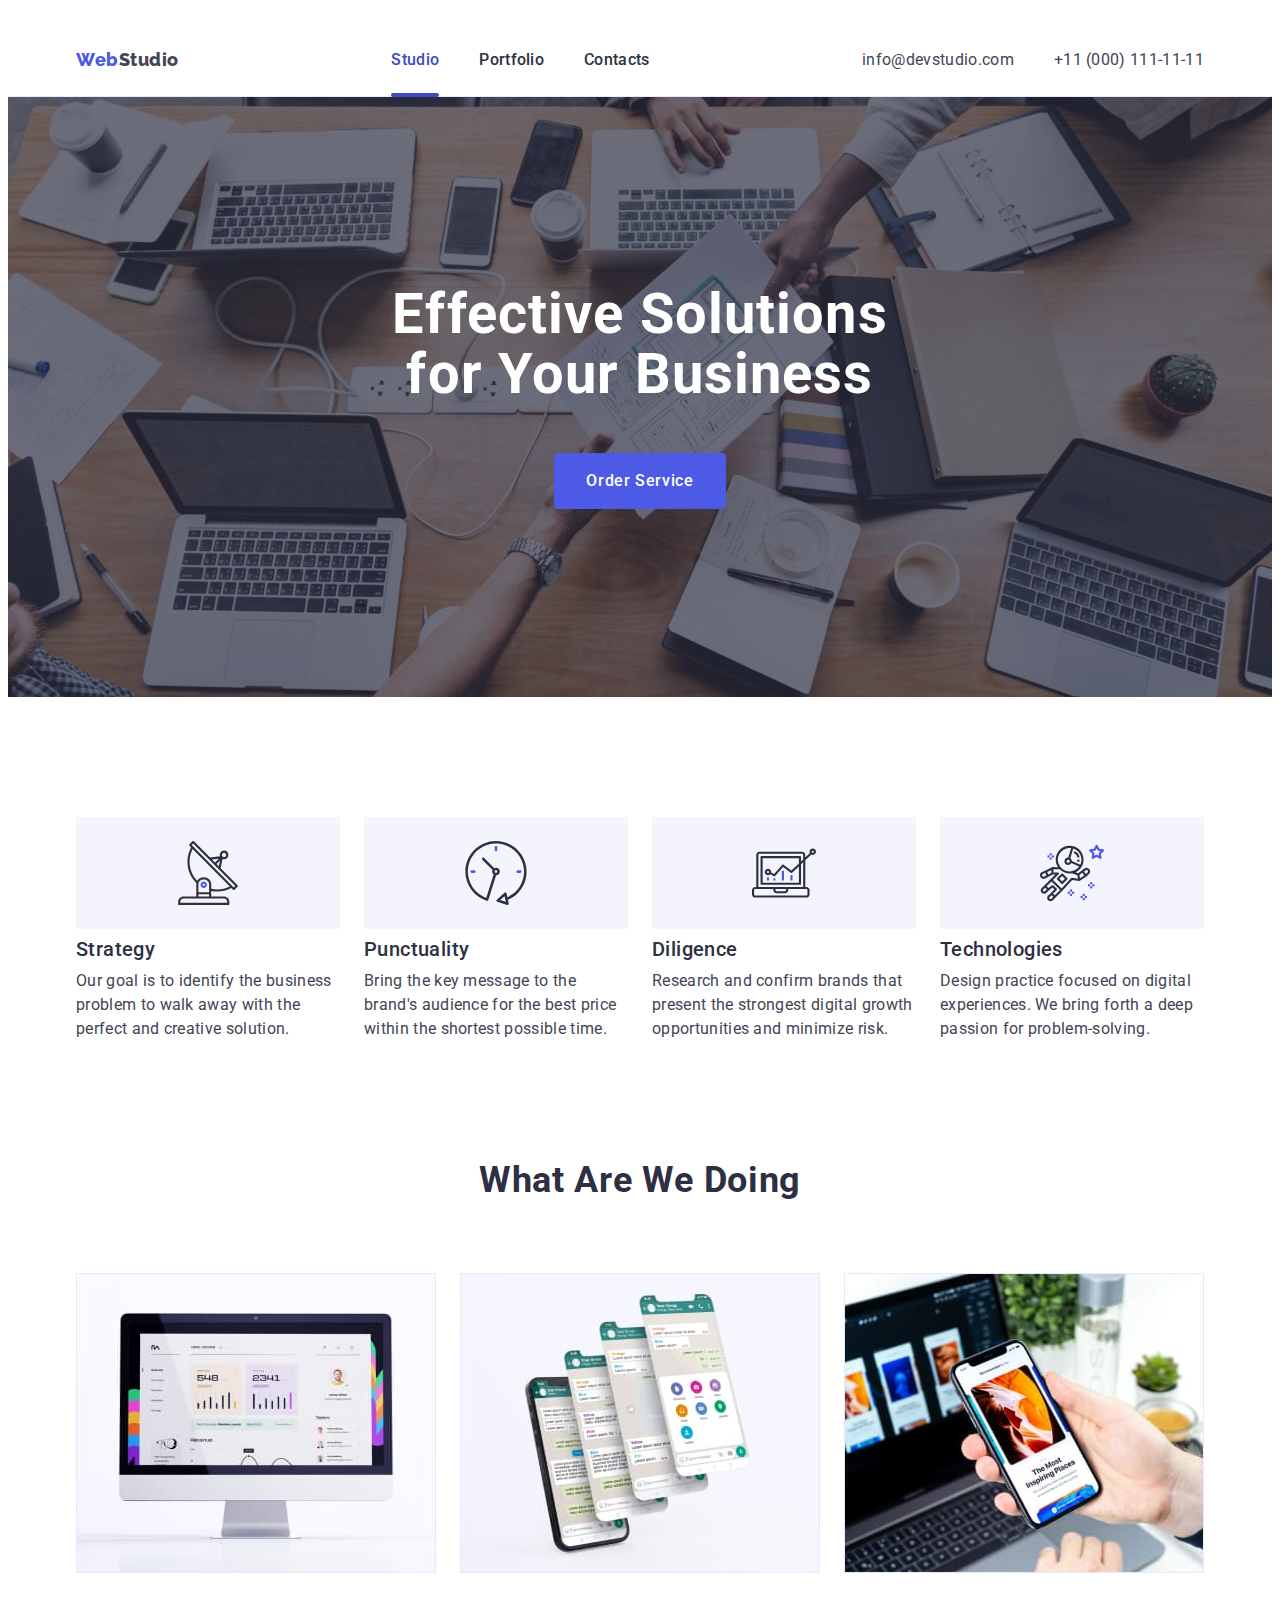
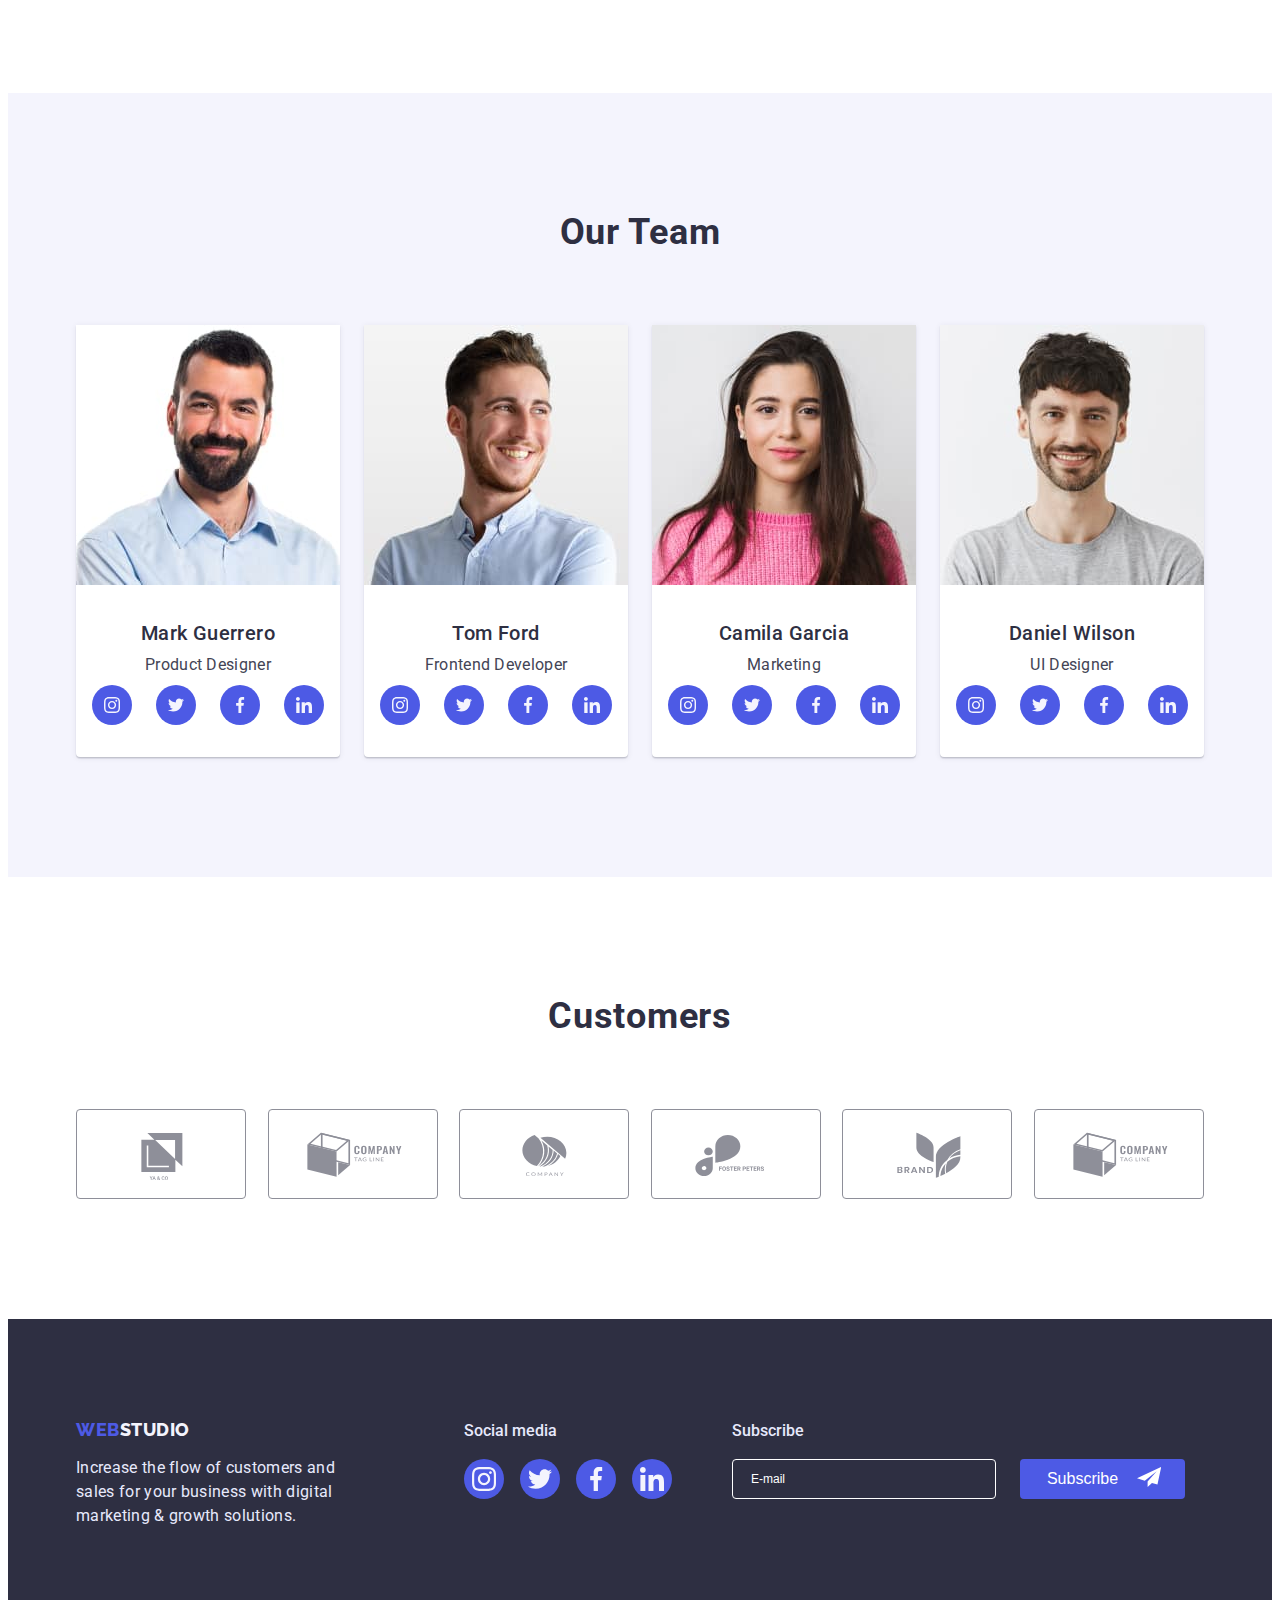
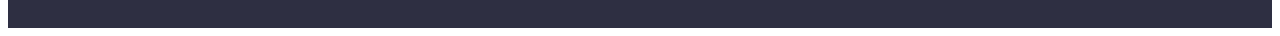
<file: index.html>
<!DOCTYPE html>
<html lang="en">
  <head>
    <meta charset="UTF-8" />
    <meta http-equiv="X-UA-Compatible" content="IE=edge" />
    <meta name="viewport" content="width=device-width, initial-scale=1.0" />
    <title>WebStudio</title>
    <link rel="preconnect" href="https://fonts.googleapis.com" />
    <link rel="preconnect" href="https://fonts.gstatic.com" crossorigin />
    <link
      href="https://fonts.googleapis.com/css2?family=Raleway:wght@800&family=Roboto:wght@400;500;700;900&display=swap"
      rel="stylesheet"
    />
    <link
      rel="stylesheet"
      href="https://cdnjs.cloudflare.com/ajax/libs/modern-normalize/1.1.0/modern-normalize.min.css"
      integrity="sha512-wpPYUAdjBVSE4KJnH1VR1HeZfpl1ub8YT/NKx4PuQ5NmX2tKuGu6U/JRp5y+Y8XG2tV+wKQpNHVUX03MfMFn9Q=="
      crossorigin="anonymous"
      referrerpolicy="no-referrer"
    />
    <link rel="stylesheet" href="./css/styles.css" />
  </head>
  <body>
    <header class="header">
      <div class="container">
        <div class="header-container-mobile">
          <a class="logo" href="./index.html"
            ><span class="logo-web">Web</span>Studio</a
          >
          <button class="burger-menu js-open-menu" type="button">
            <svg class="burger-icon" aria-label="Перемикач мобільного меню">
              <use href="./images/css/icons.svg#icon-burger"></use>
            </svg>
          </button>
        </div>

        <!--Мобільне меню-->
        <div class="mobile-menu js-menu-container">
          <button class="mobile-menu-button js-close-menu" type="button">
            <svg class="mobile-menu-item">
              <use href="./images/css/icons.svg#icon-close"></use>
            </svg>
          </button>

          <div class="mobile-menu-container">
            <nav>
              <ul class="list mobile-list-nav">
                <li class="item">
                  <a class="mobile-menu-link" href="./index.html">Studio</a>
                </li>
                <li class="item">
                  <a class="mobile-menu-link" href="./portfolio.html"
                    >Portfolio</a
                  >
                </li>
                <li class="item">
                  <a class="mobile-menu-link current" href="">Contacts</a>
                </li>
              </ul>
            </nav>

            <address>
              <ul class="list">
                <li>
                  <a class="mobile-tel current" href="tel:+110001111111"
                    >+11 (000) 111-11-11</a
                  >
                </li>
                <li>
                  <a class="mobile-mail" href="mailto:info@devstudio.com"
                    >info@devstudio.com</a
                  >
                </li>
              </ul>
            </address>

            <ul class="list mobile-social-list">
              <li class="social-item">
                <a class="social-link" href="#">
                  <svg class="social-icon">
                    <use href="./images/css/icons.svg#icon-instagram"></use>
                  </svg>
                </a>
              </li>
              <li class="social-item">
                <a class="social-link" href="#"
                  ><svg class="social-icon">
                    <use href="./images/css/icons.svg#icon-twitter"></use>
                  </svg>
                </a>
              </li>
              <li class="social-item">
                <a class="social-link" href="#"
                  ><svg class="social-icon">
                    <use href="./images/css/icons.svg#icon-facebook"></use>
                  </svg>
                </a>
              </li>
              <li class="social-item">
                <a class="social-link" href="#"
                  ><svg class="social-icon">
                    <use href="./images/css/icons.svg#icon-linkedin"></use>
                  </svg>
                </a>
              </li>
            </ul>
          </div>
        </div>
        <div class="header-container-desktop">
          <div class="flex-list-main">
            <div>
              <a class="logo" href="./index.html"
                ><span class="logo-web">Web</span>Studio</a
              >
            </div>
            <nav class="flex-list-logo">
              <ul class="list flex-list-header">
                <li>
                  <a class="nav-link current" href="./index.html">Studio</a>
                </li>
                <li>
                  <a class="nav-link" href="./portfolio.html">Portfolio</a>
                </li>
                <li><a class="nav-link" href="">Contacts</a></li>
              </ul>
            </nav>
            <address>
              <ul class="list flex-list-contacts">
                <li>
                  <a class="address-link" href="mailto:info@devstudio.com"
                    >info@devstudio.com</a
                  >
                </li>
                <li>
                  <a class="address-link" href="tel:+110001111111"
                    >+11 (000) 111-11-11</a
                  >
                </li>
              </ul>
            </address>
          </div>
        </div>
      </div>
    </header>
    <main>
      <!--секція 1 із кнопкою-->
      <section class="hero-section">
        <div class="container">
          <h1 class="hero-title">Effective Solutions for Your Business</h1>
          <button class="hero-button" type="button" data-modal-open>
            Order Service
          </button>
        </div>
      </section>
      <!--секція 2 без назви з описом стратегії, цілей, компетенцій, технологій-->
      <section class="section">
        <div class="container">
          <h2 hidden>#</h2>
          <ul class="list flex-list">
            <li class="activity-description icon-antenna">
              <h3 class="capability-title">Strategy</h3>
              <p class="capability-description">
                Our goal is to identify the business problem to walk away with
                the perfect and creative solution.
              </p>
            </li>
            <li class="activity-description icon-clock">
              <h3 class="capability-title">Punctuality</h3>
              <p class="capability-description">
                Bring the key message to the brand's audience for the best price
                within the shortest possible time.
              </p>
            </li>
            <li class="activity-description icon-diagram">
              <h3 class="capability-title">Diligence</h3>
              <p class="capability-description">
                Research and confirm brands that present the strongest digital
                growth opportunities and minimize risk.
              </p>
            </li>
            <li class="activity-description icon-astronaut">
              <h3 class="capability-title">Technologies</h3>
              <p class="capability-description">
                Design practice focused on digital experiences. We bring forth a
                deep passion for problem-solving.
              </p>
            </li>
          </ul>
        </div>
      </section>
      <!--Секція 3 "What are we doing" з картинками-->
      <section class="section-wawd">
        <div class="container">
          <h2 class="section-title">What are we doing</h2>
          <ul class="list flex-list">
            <li>
              <img
                class="img"
                srcset="./images/computer.jpg 1x, ./images/computer@2x.jpg 2x"
                src="./images/computer.jpg"
                width="360"
                height="300"
                alt="Computer"
              />
            </li>
            <li>
              <img
                class="img"
                srcset="./images/screens.jpg 1x, ./images/screens@2x.jpg 2x"
                src="./images/screens.jpg"
                width="360"
                height="300"
                alt="Screens"
              />
            </li>
            <li>
              <img
                class="img"
                srcset="./images/phone.jpg 1x, ./images/phone@2x.jpg 2x"
                src="./images/phone.jpg"
                width="360"
                height="300"
                alt="Phone"
              />
            </li>
          </ul>
        </div>
      </section>
      <!--Секція 4 про команду-->
      <section class="section team-section">
        <div class="team-container">
          <h2 class="section-title">Our Team</h2>
          <ul class="list flex-list-team">
            <li class="team-position">
              <img
                class="team-img"
                srcset="./images/mark.jpg 1x, ./images/mark@2x.jpg 2x"
                src="./images/mark.jpg"
                width="264"
                height="260"
                alt="Mark Guerrero`s photo"
              />
              <div class="team-description">
                <h3 class="title">Mark Guerrero</h3>
                <p class="description">Product Designer</p>
              </div>
              <div>
                <ul class="list social-list">
                  <li class="social-item">
                    <a class="social-link" href="#">
                      <svg class="social-icon">
                        <use href="./images/css/icons.svg#icon-instagram"></use>
                      </svg>
                    </a>
                  </li>
                  <li class="social-item">
                    <a class="social-link" href="#"
                      ><svg class="social-icon">
                        <use href="./images/css/icons.svg#icon-twitter"></use>
                      </svg>
                    </a>
                  </li>
                  <li class="social-item">
                    <a class="social-link" href="#"
                      ><svg class="social-icon">
                        <use href="./images/css/icons.svg#icon-facebook"></use>
                      </svg>
                    </a>
                  </li>
                  <li class="social-item">
                    <a class="social-link" href="#"
                      ><svg class="social-icon">
                        <use href="./images/css/icons.svg#icon-linkedin"></use>
                      </svg>
                    </a>
                  </li>
                </ul>
              </div>
            </li>
            <li class="team-position">
              <img
                class="team-img"
                srcset="./images/tom.jpg 1x, ./images/tom@2x.jpg 2x"
                src="./images/tom.jpg"
                width="264"
                height="260"
                alt="Tom Ford`s photo"
              />
              <div class="team-description">
                <h3 class="title">Tom Ford</h3>
                <p class="description">Frontend Developer</p>
              </div>
              <div>
                <ul class="list social-list">
                  <li class="social-item">
                    <a class="social-link" href="#">
                      <svg class="social-icon">
                        <use href="./images/css/icons.svg#icon-instagram"></use>
                      </svg>
                    </a>
                  </li>
                  <li class="social-item">
                    <a class="social-link" href="#"
                      ><svg class="social-icon">
                        <use href="./images/css/icons.svg#icon-twitter"></use>
                      </svg>
                    </a>
                  </li>
                  <li class="social-item">
                    <a class="social-link" href="#"
                      ><svg class="social-icon">
                        <use href="./images/css/icons.svg#icon-facebook"></use>
                      </svg>
                    </a>
                  </li>
                  <li class="social-item">
                    <a class="social-link" href="#"
                      ><svg class="social-icon">
                        <use href="./images/css/icons.svg#icon-linkedin"></use>
                      </svg>
                    </a>
                  </li>
                </ul>
              </div>
            </li>
            <li class="team-position">
              <img
                class="team-img"
                srcset="./images/camila.jpg 1x, ./images/camila@2x.jpg 2x"
                src="./images/camila.jpg"
                width="264"
                height="260"
                alt="Camila Garcia`s photo"
              />
              <div class="team-description">
                <h3 class="title">Camila Garcia</h3>
                <p class="description">Marketing</p>
              </div>
              <div>
                <ul class="list social-list">
                  <li class="social-item">
                    <a class="social-link" href="#">
                      <svg class="social-icon">
                        <use href="./images/css/icons.svg#icon-instagram"></use>
                      </svg>
                    </a>
                  </li>
                  <li class="social-item">
                    <a class="social-link" href="#"
                      ><svg class="social-icon">
                        <use href="./images/css/icons.svg#icon-twitter"></use>
                      </svg>
                    </a>
                  </li>
                  <li class="social-item">
                    <a class="social-link" href="#"
                      ><svg class="social-icon">
                        <use href="./images/css/icons.svg#icon-facebook"></use>
                      </svg>
                    </a>
                  </li>
                  <li class="social-item">
                    <a class="social-link" href="#"
                      ><svg class="social-icon">
                        <use href="./images/css/icons.svg#icon-linkedin"></use>
                      </svg>
                    </a>
                  </li>
                </ul>
              </div>
            </li>
            <li class="team-position">
              <img
                class="team-img"
                srcset="./images/daniel.jpg 1x, ./images/daniel@2x.jpg 2x"
                src="./images/daniel.jpg"
                width="264"
                height="260"
                alt="Daniel Wilson`s photo"
              />
              <div class="team-description">
                <h3 class="title">Daniel Wilson</h3>
                <p class="description">UI Designer</p>
              </div>
              <div>
                <ul class="list social-list">
                  <li class="social-item">
                    <a class="social-link" href="#">
                      <svg class="social-icon">
                        <use href="./images/css/icons.svg#icon-instagram"></use>
                      </svg>
                    </a>
                  </li>
                  <li class="social-item">
                    <a class="social-link" href="#"
                      ><svg class="social-icon">
                        <use href="./images/css/icons.svg#icon-twitter"></use>
                      </svg>
                    </a>
                  </li>
                  <li class="social-item">
                    <a class="social-link" href="#"
                      ><svg class="social-icon">
                        <use href="./images/css/icons.svg#icon-facebook"></use>
                      </svg>
                    </a>
                  </li>
                  <li class="social-item">
                    <a class="social-link" href="#"
                      ><svg class="social-icon">
                        <use href="./images/css/icons.svg#icon-linkedin"></use>
                      </svg>
                    </a>
                  </li>
                </ul>
              </div>
            </li>
          </ul>
        </div>
      </section>
      <!--Секція 5 про клієнтів-->
      <section class="section">
        <div class="container">
          <h2 class="section-title">Customers</h2>
          <ul class="list flex-list-customers">
            <li>
              <a class="customers-button" type="button" href="#">
                <svg class="img-customers">
                  <use
                    href="./images/css/icons.svg#icon-logo-yaco"
                    alt="logo-yaco"
                  ></use>
                </svg>
              </a>
            </li>
            <li>
              <a class="customers-button" href="#"
                ><svg class="img-customers">
                  <use
                    href="./images/css/icons.svg#icon-logo-tagline"
                    alt="logo-taglinehere"
                  ></use>
                </svg>
              </a>
            </li>
            <li>
              <a class="customers-button" href="#">
                <svg class="img-customers">
                  <use
                    href="./images/css/icons.svg#icon-logo-company"
                    alt="logo-company"
                  ></use>
                </svg>
              </a>
            </li>
            <li>
              <a class="customers-button" href="#"
                ><svg class="img-customers">
                  <use
                    href="./images/css/icons.svg#icon-logo-forsterpeters"
                    alt="logo-forsterpeters"
                  ></use>
                </svg>
              </a>
            </li>
            <li>
              <a class="customers-button" href="#"
                ><svg class="img-customers">
                  <use
                    href="./images/css/icons.svg#icon-logo-brand"
                    alt="logo-brand"
                  ></use>
                </svg>
              </a>
            </li>
            <li>
              <a class="customers-button" href="#"
                ><svg class="img-customers">
                  <use
                    href="./images/css/icons.svg#icon-logo-tagline"
                    alt="logo-tagline"
                  ></use>
                </svg>
              </a>
            </li>
          </ul>
        </div>
      </section>
    </main>
    <footer class="footer">
      <div class="footer-container footer-flex">
        <div class="footer-first-flex">
          <div class="footer-item">
            <a class="footer-logo" href="./index.html"
              ><span class="logo-web">Web</span>Studio</a
            >
            <p class="footer-description">
              Increase the flow of customers and sales for your business with
              digital marketing &amp; growth solutions.
            </p>
          </div>
          <div class="footer-item social-footer-item">
            <p class="paragraf-footer">Social media</p>
            <div>
              <ul class="list social-list-footer">
                <li class="social-item">
                  <a class="social-link-footer" href="#">
                    <svg class="social-icon-footer">
                      <use href="./images/css/icons.svg#icon-instagram"></use>
                    </svg>
                  </a>
                </li>
                <li class="social-item">
                  <a class="social-link-footer" href="#"
                    ><svg class="social-icon-footer">
                      <use href="./images/css/icons.svg#icon-twitter"></use>
                    </svg>
                  </a>
                </li>
                <li class="social-item">
                  <a class="social-link-footer" href="#"
                    ><svg class="social-icon-footer">
                      <use href="./images/css/icons.svg#icon-facebook"></use>
                    </svg>
                  </a>
                </li>
                <li class="social-item">
                  <a class="social-link-footer" href="#"
                    ><svg class="social-icon-footer">
                      <use href="./images/css/icons.svg#icon-linkedin"></use>
                    </svg>
                  </a>
                </li>
              </ul>
            </div>
          </div>
        </div>
        <div class="subscribe">
          <p class="paragraf-footer">Subscribe</p>
          <form class="subscribe-footer" name="Subscribe" action="">
            <input
              class="subscribe-input"
              type="email"
              name="E-mail"
              placeholder="E-mail"
              id="subscribe"
              required
            />
            <button class="footer-button" type="submit">
              <div class="footer-button-text">Subscribe</div>
              <div>
                <svg class="footer-button-icon">
                  <use href="./images/css/icons.svg#icon-send"></use>
                </svg>
              </div>
            </button>
          </form>
        </div>
      </div>
    </footer>

    <div class="backdrop is-hidden" data-modal>
      <div class="modal">
        <button class="modal-button" type="button" data-modal-close>
          <svg class="modal-button-item">
            <use href="./images/css/icons.svg#icon-close"></use>
          </svg>
        </button>
        <p class="modal-paragragh">
          Leave your contacts and we will call you back
        </p>
        <form class="modal-form" name="contact-form">
          <div class="modal-form-flex" role="group">
            <div role="group">
              <label class="form-label" for="user-name">Name</label>
              <div class="form-fild">
                <input
                  class="form-input"
                  id="user-name"
                  type="text"
                  name="user-name"
                  autocomplete="name"
                  minlength="2"
                  required
                  autofocus
                />
                <svg class="form-input-icon">
                  <use href="./images/css/icons.svg#icon-person"></use>
                </svg>
              </div>
            </div>
            <div role="group">
              <label class="form-label" for="user-phone">Phone</label>
              <div class="form-fild">
                <input
                  class="form-input"
                  id="user-phone"
                  type="tel"
                  name="user-phone"
                  autocomplete="tel"
                  required
                />
                <svg class="form-input-icon">
                  <use href="./images/css/icons.svg#icon-phone"></use>
                </svg>
              </div>
            </div>
            <div role="group">
              <label class="form-label" for="user-email">Email</label>
              <div class="form-fild">
                <input
                  class="form-input"
                  id="user-email"
                  type="email"
                  name="user-email"
                  autocomplete="email"
                  required
                />
                <svg class="form-input-icon">
                  <use href="./images/css/icons.svg#icon-email"></use>
                </svg>
              </div>
            </div>
            <div role="group">
              <label class="form-label" for="user-comment">Comment </label
              ><textarea
                class="user-comment"
                name="user-comment"
                id="user-comment"
                placeholder="Text input"
              ></textarea>
            </div>
          </div>

          <div class="checkbox-form">
            <input
              class="checkbox-input"
              type="checkbox"
              name="policy"
              id="policy"
              required
            />
            <span class="checkbox-icon"></span>
            <label class="checkbox-label" for="policy"
              >I accept the terms and conditions of the
              <a class="policy-link" href="">Privacy Policy</a>
            </label>
          </div>
          <button class="form-button" type="submit">Send</button>
        </form>
      </div>
    </div>

    <script src="./js/mobile-menu.js"></script>
    <script src="./js/modal.js"></script>
  </body>
</html>
</file>
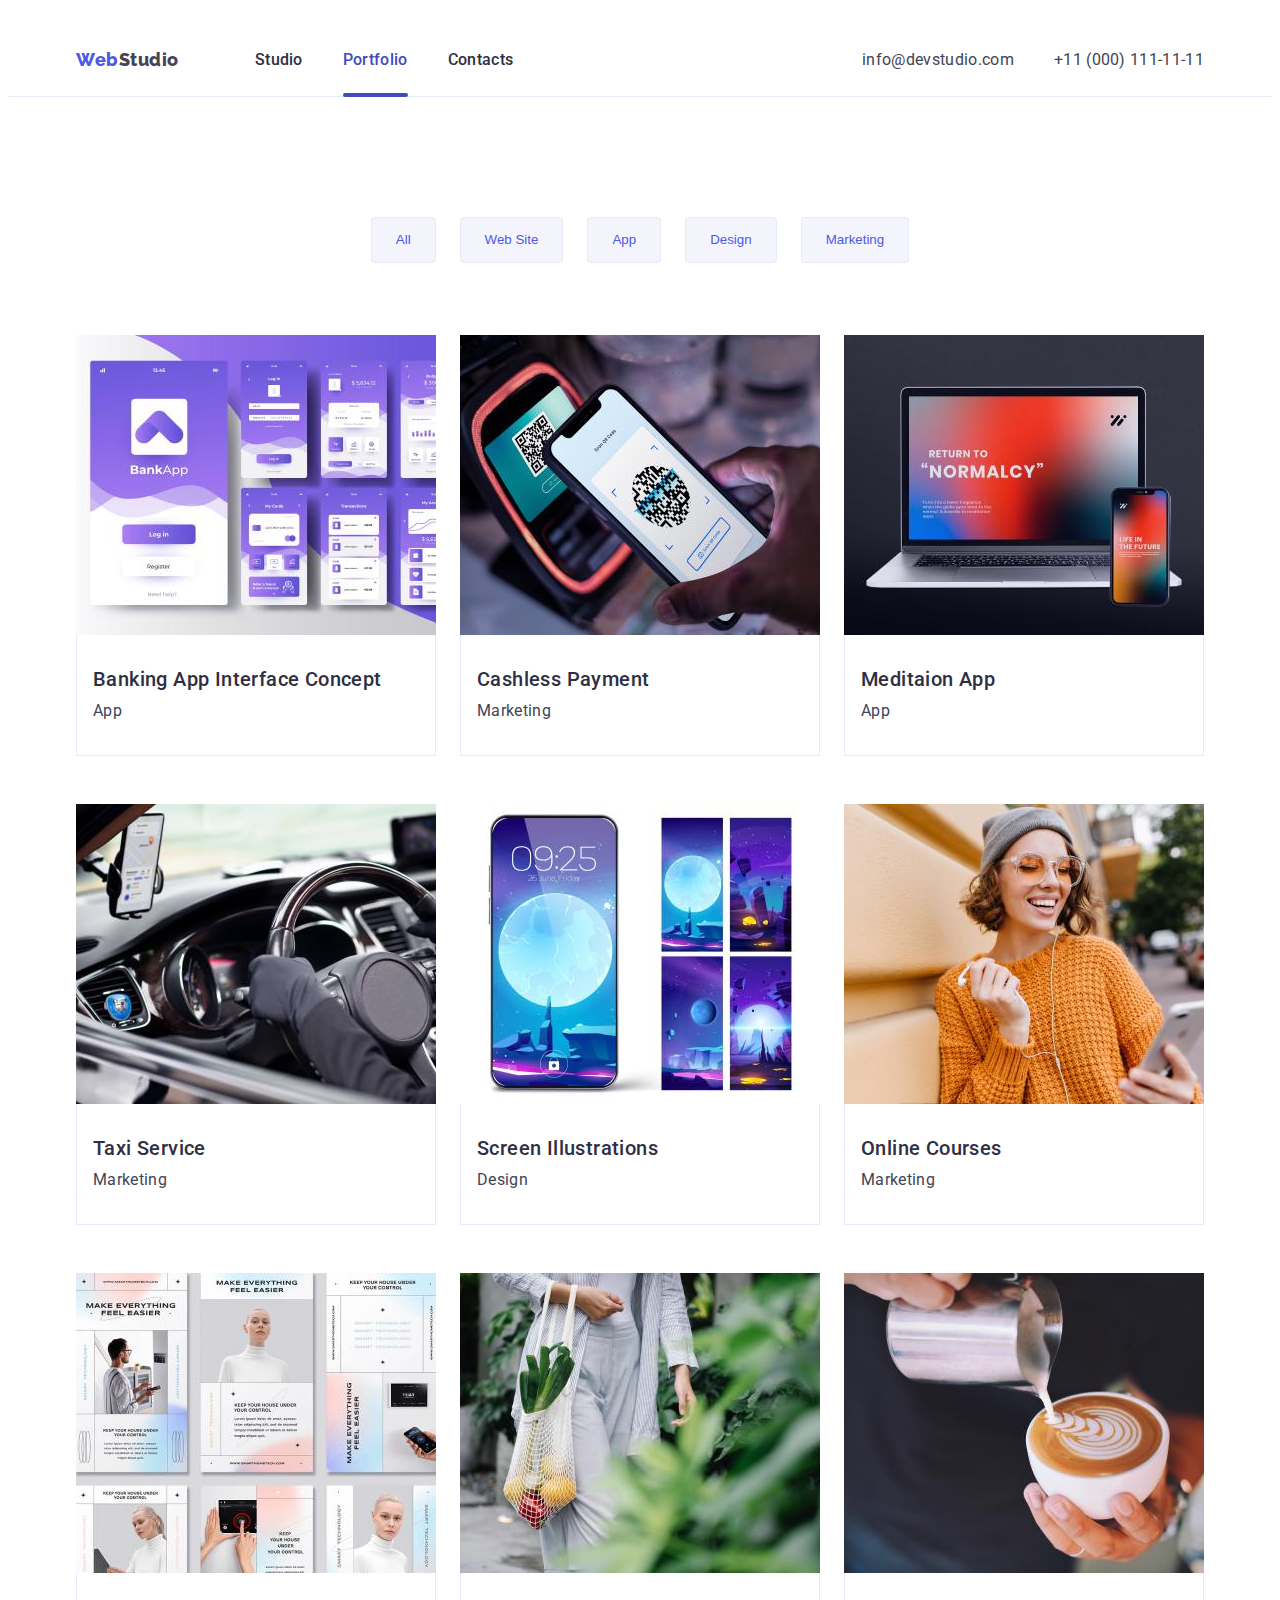
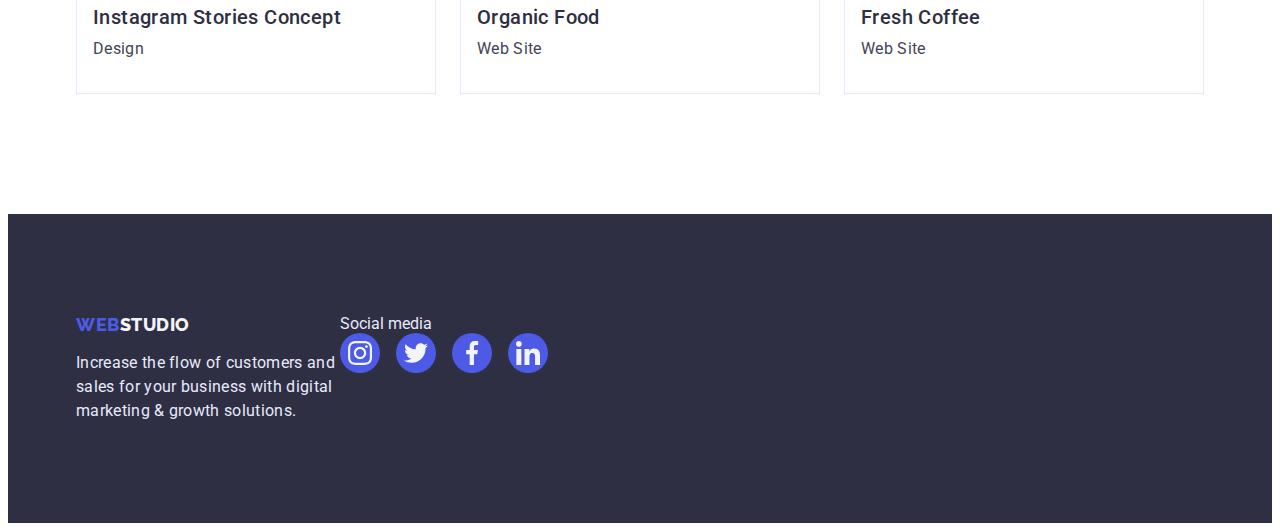
<file: portfolio.html>
<!DOCTYPE html>
<html lang="en">
  <head>
    <meta charset="UTF-8" />
    <meta http-equiv="X-UA-Compatible" content="IE=edge" />
    <meta name="viewport" content="width=device-width, initial-scale=1.0" />
    <title>Portfolio</title>
    <link rel="preconnect" href="https://fonts.googleapis.com" />
    <link rel="preconnect" href="https://fonts.gstatic.com" crossorigin />
    <link
      href="https://fonts.googleapis.com/css2?family=Raleway:wght@800&family=Roboto:wght@400;500;700;900&display=swap"
      rel="stylesheet"
    />
    <link
      rel="stylesheet"
      href="https://cdnjs.cloudflare.com/ajax/libs/modern-normalize/1.1.0/modern-normalize.min.css"
      integrity="sha512-wpPYUAdjBVSE4KJnH1VR1HeZfpl1ub8YT/NKx4PuQ5NmX2tKuGu6U/JRp5y+Y8XG2tV+wKQpNHVUX03MfMFn9Q=="
      crossorigin="anonymous"
      referrerpolicy="no-referrer"
    />
    <link rel="stylesheet" href="./css/styles.css" />
  </head>
  <body>
    <header class="header">
      <div class="container">
        <div class="flex-list-main">
          <nav class="flex-list-logo">
            <div>
              <a class="logo" href="./index.html"
                ><span class="logo-web">Web</span>Studio</a
              >
            </div>
            <ul class="list flex-list-header">
              <li>
                <a class="nav-link" href="./index.html">Studio</a>
              </li>
              <li>
                <a class="nav-link current" href="./portfolio.html"
                  >Portfolio</a
                >
              </li>
              <li><a class="nav-link" href="">Contacts</a></li>
            </ul>
          </nav>
          <address>
            <ul class="list flex-list-header">
              <li>
                <a
                  class="address-link address-link:focus address-link:hover"
                  href="mailto:info@devstudio.com"
                  >info@devstudio.com</a
                >
              </li>
              <li>
                <a
                  class="address-link address-link:focus address-link:hover"
                  href="tel:+110001111111"
                  >+11 (000) 111-11-11</a
                >
              </li>
            </ul>
          </address>
        </div>
      </div>
    </header>
    <main>
      <section class="section">
        <div class="container">
          <h1 hidden>#</h1>
          <ul class="list flex-list radio-button-list">
            <li>
              <button class="portfilio-button" type="button">All</button>
            </li>
            <li>
              <button class="portfilio-button" type="button">Web Site</button>
            </li>
            <li>
              <button class="portfilio-button" type="button">App</button>
            </li>
            <li>
              <button class="portfilio-button" type="button">Design</button>
            </li>
            <li>
              <button class="portfilio-button" type="button">Marketing</button>
            </li>
          </ul>
          <ul class="list flex-projects">
            <li>
              <a class="portfolio-card" href="#"
                ><div class="portfolio-image-card">
                  <img
                    class="img"
                    src="./images/portfolio/bankingapp.jpg"
                    alt="Banking App Interface Concept"
                    width="360"
                  />
                  <div class="portfolio-description">
                    <p>
                      14 Stylish and User-Friendly App Design Concepts · Task
                      Manager App · Calorie Tracker App · Exotic Fruit Ecommerce
                      App · Cloud Storage App
                    </p>
                  </div>
                </div>
                <div class="portfolio-position">
                  <h2 class="title">Banking App Interface Concept</h2>
                  <p class="description">App</p>
                </div></a
              >
            </li>
            <li>
              <a class="portfolio-card" href="#"
                ><div class="portfolio-image-card">
                  <img
                    class="img"
                    src="./images/portfolio/cashlesspayment.jpg"
                    alt="Cashless Payment"
                    width="360"
                  />
                  <div class="portfolio-description">
                    <p>
                      14 Stylish and User-Friendly App Design Concepts · Task
                      Manager App · Calorie Tracker App · Exotic Fruit Ecommerce
                      App · Cloud Storage App
                    </p>
                  </div>
                </div>
                <div class="portfolio-position">
                  <h2 class="title">Cashless Payment</h2>
                  <p class="description">Marketing</p>
                </div></a
              >
            </li>
            <li>
              <a href="#" class="portfolio-card"
                ><div class="portfolio-image-card">
                  <img
                    class="img"
                    src="./images/portfolio/meditaionapp.jpg"
                    alt="Meditaion App"
                    width="360"
                  />
                  <div class="portfolio-description">
                    <p>
                      14 Stylish and User-Friendly App Design Concepts · Task
                      Manager App · Calorie Tracker App · Exotic Fruit Ecommerce
                      App · Cloud Storage App
                    </p>
                  </div>
                </div>
                <div class="portfolio-position">
                  <h2 class="title">Meditaion App</h2>
                  <p class="description">App</p>
                </div></a
              >
            </li>
            <li>
              <a href="#" class="portfolio-card"
                ><div class="portfolio-image-card">
                  <img
                    class="img"
                    src="./images/portfolio/taxiservice.jpg"
                    alt="Taxi Service"
                    width="360"
                  />
                  <div class="portfolio-description">
                    <p>
                      14 Stylish and User-Friendly App Design Concepts · Task
                      Manager App · Calorie Tracker App · Exotic Fruit Ecommerce
                      App · Cloud Storage App
                    </p>
                  </div>
                </div>
                <div class="portfolio-position">
                  <h2 class="title">Taxi Service</h2>
                  <p class="description">Marketing</p>
                </div></a
              >
            </li>
            <li>
              <a href="#" class="portfolio-card"
                ><div class="portfolio-image-card">
                  <img
                    class="img"
                    src="./images/portfolio/screenillustrations.jpg"
                    alt="Screen Illustrations"
                    width="360"
                  />
                  <div class="portfolio-description">
                    <p>
                      14 Stylish and User-Friendly App Design Concepts · Task
                      Manager App · Calorie Tracker App · Exotic Fruit Ecommerce
                      App · Cloud Storage App
                    </p>
                  </div>
                </div>
                <div class="portfolio-position">
                  <h2 class="title">Screen Illustrations</h2>
                  <p class="description">Design</p>
                </div></a
              >
            </li>
            <li>
              <a href="#" class="portfolio-card"
                ><div class="portfolio-image-card">
                  <img
                    class="img"
                    src="./images/portfolio/onlinecourses.jpg"
                    alt="Online Courses"
                    width="360"
                  />
                  <div class="portfolio-description">
                    <p>
                      14 Stylish and User-Friendly App Design Concepts · Task
                      Manager App · Calorie Tracker App · Exotic Fruit Ecommerce
                      App · Cloud Storage App
                    </p>
                  </div>
                </div>
                <div class="portfolio-position">
                  <h2 class="title">Online Courses</h2>
                  <p class="description">Marketing</p>
                </div></a
              >
            </li>
            <li>
              <a href="#" class="portfolio-card"
                ><div class="portfolio-image-card">
                  <img
                    class="img"
                    src="./images/portfolio/instagramstoriesconcept.jpg"
                    alt="Instagram Stories Concept"
                    width="360"
                  />
                  <div class="portfolio-description">
                    <p>
                      14 Stylish and User-Friendly App Design Concepts · Task
                      Manager App · Calorie Tracker App · Exotic Fruit Ecommerce
                      App · Cloud Storage App
                    </p>
                  </div>
                </div>
                <div class="portfolio-position">
                  <h2 class="title">Instagram Stories Concept</h2>
                  <p class="description">Design</p>
                </div></a
              >
            </li>
            <li>
              <a href="#" class="portfolio-card"
                ><div class="portfolio-image-card">
                  <img
                    class="img"
                    src="./images/portfolio/organicfood.jpg"
                    alt="Organic Food"
                    width="360"
                  />
                  <div class="portfolio-description">
                    <p>
                      14 Stylish and User-Friendly App Design Concepts · Task
                      Manager App · Calorie Tracker App · Exotic Fruit Ecommerce
                      App · Cloud Storage App
                    </p>
                  </div>
                </div>
                <div class="portfolio-position">
                  <h2 class="title">Organic Food</h2>
                  <p class="description">Web Site</p>
                </div></a
              >
            </li>
            <li>
              <a href="#" class="portfolio-card"
                ><div class="portfolio-image-card">
                  <img
                    class="img"
                    src="./images/portfolio/freshcoffee.jpg"
                    alt="Fresh Coffee"
                    width="360"
                  />
                  <div class="portfolio-description">
                    <p>
                      14 Stylish and User-Friendly App Design Concepts · Task
                      Manager App · Calorie Tracker App · Exotic Fruit Ecommerce
                      App · Cloud Storage App
                    </p>
                  </div>
                </div>
                <div class="portfolio-position">
                  <h2 class="title">Fresh Coffee</h2>
                  <p class="description">Web Site</p>
                </div></a
              >
            </li>
          </ul>
        </div>
      </section>
    </main>
    <footer class="footer">
      <div class="container">
        <div class="footer-flex">
          <div>
            <a class="footer-logo" href="./index.html"
              ><span class="logo-web">Web</span>Studio</a
            >
            <p class="footer-description">
              Increase the flow of customers and sales for your business with
              digital marketing &amp; growth solutions.
            </p>
          </div>
          <div>
            <p class="social-media">Social media</p>
            <div>
              <ul class="list social-list-footer">
                <li class="social-item">
                  <a class="social-link-footer" href="#">
                    <svg class="social-icon-footer">
                      <use href="./images/css/icons.svg#icon-instagram"></use>
                    </svg>
                  </a>
                </li>
                <li class="social-item">
                  <a class="social-link-footer" href="#"
                    ><svg class="social-icon-footer">
                      <use href="./images/css/icons.svg#icon-twitter"></use>
                    </svg>
                  </a>
                </li>
                <li class="social-item">
                  <a class="social-link-footer" href="#"
                    ><svg class="social-icon-footer">
                      <use href="./images/css/icons.svg#icon-facebook"></use>
                    </svg>
                  </a>
                </li>
                <li class="social-item">
                  <a class="social-link-footer" href="#"
                    ><svg class="social-icon-footer">
                      <use href="./images/css/icons.svg#icon-linkedin"></use>
                    </svg>
                  </a>
                </li>
              </ul>
            </div>
          </div>
        </div>
      </div>
    </footer>
  </body>
</html>
</file>
<file: css/styles.css>
:root {
  --color-background-header-main: #e7e9fc;
  --color-main-light: #ffffff;
  --color-main-dark: #2e2f42;
  --color-text-main: #434455;
  --color-background-light: #f4f4fd;
  --color-primary-brand: #4d5ae5;
  --color-pressed-button: #404bbf;
  --color-button-borber-grey: #8e8f99;
  --color-custemers: #afb1b8;
  --color-social-link-footer-active: #31d0aa;
  --color-modal-backdrop: rgba(46, 47, 66, 0.4);
  --color-modal-background: #fcfcfc;
  --timing-function: cubic-bezier(0.4, 0, 0.2, 1);
}

body {
  background-color: var(--color-main-light);
  color: var(--color-text-main);
  font-family: 'Roboto', sans-serif;
}

p,
h1,
h2,
h3,
h4,
h5,
h6,
ul,
img {
  margin: 0;
  padding: 0;
}

*,
*::before,
*::after {
  box-sizing: border-box;
}

/*універсальні класи*/
.section {
  padding-top: 96px;
  padding-bottom: 96px;
}

@media screen and (min-width: 1200px) {
  .section {
    padding-top: 120px;
    padding-bottom: 120px;
  }
}

.container {
  width: 100%;
  margin: 0 auto;
  padding: 0 16px;
}

@media screen and (min-width: 428px) {
  .container {
    display: block;
    width: 428px;
    padding: 0 16px;
  }
}

@media screen and (min-width: 768px) {
  .container {
    width: 768px;
    padding: 0 16px;
  }
}

@media screen and (min-width: 1200px) {
  .container {
    width: 100%;
    width: 1158px;
    padding: 0 15px;
  }
}

.list {
  list-style: none;
}

/*це заголовки секцій - h2*/
.section-title {
  margin-bottom: 72px;
  color: var(--color-main-dark);
  font-weight: 700;
  font-size: 36px;
  line-height: 1.11;
  text-align: center;
  letter-spacing: 0.02em;
  text-transform: capitalize;
}

/*це назви підрозділів - h3*/
.title {
  margin-bottom: 8px;
  color: var(--color-main-dark);
  font-weight: 500;
  font-size: 20px;
  line-height: 1.2;
  letter-spacing: 0.02em;
}

/*це опис підрозділів*/ /*колір тексту унаслідувано від body*/
.description {
  font-weight: 400;
  font-size: 16px;
  line-height: 1.5;
  letter-spacing: 0.02em;
}

/*Хедер з лого, новігацією та адресою*/

.header {
  position: relative;
  background-color: var(--color-main-light);
  border-bottom: solid var(--color-background-header-main) 1px;
}

.header-container-mobile {
  display: flex;
  justify-content: space-between;
  align-items: center;
}

@media screen and (min-width: 768px) {
  .header-container-mobile {
    display: none;
  }
}

.burger-menu {
  display: block;
  margin: 0;
  padding: 0;
  border: none;
  background-color: transparent;
}

.burger-icon {
  width: 32px;
  height: 22px;
  stroke: var(--color-main-dark);
}

.burger-menu-flex {
  display: flex;
  justify-content: space-between;
  align-items: center;
}

/* Мобільне меню */

.mobile-menu {
  display: none;
  position: fixed;
  top: 0;
  left: 0;
  margin-right: auto;
  margin-left: auto;
  width: 100%;
  height: 100%;
  overflow-y: auto;
  background-color: var(--color-main-light);
  transform: translateX(100%);
  transition: transform 2s cubic-bezier(0.4, 0, 0.2, 1);
}

.mobile-menu.is-open {
  display: block;
  transform: translateX(0);
}

.mobile-menu-container {
  padding-left: 38px;
  padding-top: 80px;
  padding-bottom: 37px;
}

.mobile-menu-button {
  position: absolute;
  top: 24px;
  right: 24px;
  width: 24px;
  height: 24px;
  padding: 0;
  border-radius: 50%;
  border: solid 1px rgba(46, 47, 66, 1);
  border-color: rgba(231, 233, 252, 1);
  background-color: transparent;
  cursor: pointer;
}

.mobile-menu-button:hover,
.mobile-menu-button:focus {
  cursor: pointer;
  background-color: var(--color-pressed-button);
  border-color: var(--color-pressed-button);
}

.mobile-menu-item {
  display: block;
  margin: auto;
  width: 8px;
  height: 8px;
  background-size: auto auto;
  fill: var(--color-main-dark);
  transition: fill 250ms cubic-bezier(0.4, 0, 0.2, 1);
}

.mobile-menu-button:hover .mobile-menu-item {
  fill: var(--color-main-light);
}

.mobile-menu-link {
  display: block;
  font-style: normal;
  font-weight: 700;
  font-size: 36px;
  line-height: 1.1;
  text-decoration: none;
  color: var(--color-main-dark);
}

.mobile-menu-link:hover,
.mobile-menu-link:focus,
.mobile-menu-link:active,
.mobile-menu-link.current {
  color: var(--color-pressed-button);
}

.mobile-list-nav {
  margin-bottom: 284px;
}

.mobile-list-nav .item:not(:last-child) {
  margin-bottom: 40px;
}

.mobile-tel {
  display: block;
  margin-bottom: 40px;
  font-style: normal;
  font-weight: 700;
  font-size: 36px;
  line-height: 1.1;
  text-decoration: none;
  color: var(--color-text-main);
}

.mobile-tel:hover,
.mobile-tel:focus,
.mobile-tel:active,
.mobile-tel.current {
  color: var(--color-primary-brand);
}

.mobile-mail {
  display: block;
  margin-bottom: 48px;
  font-weight: 500;
  font-size: 20px;
  line-height: 1.2;
  font-style: normal;
  text-decoration: none;
  color: var(--color-text-main);
}

.mobile-mail:hover,
.mobile-mail:focus,
.mobile-mail:active {
  color: var(--color-primary-brand);
}

.mobile-social-list {
  display: flex;
  gap: 54px;
  align-items: center;
  justify-content: flex-start;
  text-align: center;
  flex-wrap: wrap;
}

.header-container-desktop {
  display: none;
}

@media screen and (min-width: 768px) {
  .header-container-desktop {
    display: block;
  }
}

.logo {
  display: block;
  padding: 24px 0;
  color: var(--color-text-main);
  text-decoration: none;
  font-family: 'Raleway', sans-serif;
  font-weight: 800;
  font-size: 18px;
  line-height: 1.33;
  letter-spacing: 0.03em;
}

.logo-web {
  color: var(--color-primary-brand);
}

.nav-link {
  position: relative;
  display: block;
  padding: 24px 0;
  text-decoration: none;
  color: var(--color-main-dark);
  font-weight: 500;
  font-size: 16px;
  line-height: 1.5;
  letter-spacing: 0.02em;
  transition: color 250ms cubic-bezier(0.4, 0, 0.2, 1);
}

.nav-link.current {
  color: var(--color-pressed-button);
}

.nav-link.current::after {
  content: '';
  position: absolute;
  left: 0;
  bottom: -1px;
  width: 100%;
  height: 4px;
  border-radius: 2px;
  background-color: var(--color-pressed-button);
}

.nav-link:active,
.nav-link:hover,
.nav-link:focus {
  color: var(--color-pressed-button);
}

.address-link {
  display: block;
  /* padding: 24px 0; */
  text-decoration: none;
  color: var(--color-text-main);
  font-weight: 400;
  font-style: normal;
  /* font-size: 16px;
  line-height: 1.5; */
  letter-spacing: 0.02em;
  transition: color 250ms cubic-bezier(0.4, 0, 0.2, 1);
}

@media screen and (min-width: 768px) {
  .address-link {
    padding: 0;
    font-size: 12px;
    line-height: 1.17;
  }
}

@media screen and (min-width: 1200px) {
  .address-link {
    padding: 24px 0;
    font-size: 16px;
    line-height: 1.5;
  }
}

.address-link:focus,
.address-link:hover,
.address-link:active {
  color: var(--color-pressed-button);
}

.flex-list-header {
  display: flex;
  gap: 40px;
}

.flex-list-contacts {
  display: flex;
}

@media screen and (min-width: 768px) {
  .flex-list-contacts {
    flex-direction: column-reverse;
    gap: 12px;
  }
}

@media screen and (min-width: 1200px) {
  .flex-list-contacts {
    flex-direction: row;
    gap: 40px;
  }
}

@media screen and (min-width: 1200px) {
  .flex-list-contacts {
    gap: 40px;
  }
}

.flex-list-logo {
  display: flex;
}

@media screen and (min-width: 768px) {
  .flex-list-logo {
    gap: 120px;
  }
}

@media screen and (min-width: 1200px) {
  .flex-list-logo {
    gap: 76px;
  }
}

.flex-list-main {
  display: flex;
  align-items: center;
  justify-content: space-between;
}

@media screen and (min-width: 768px) {
  .flex-list-main {
    padding-top: 16px;
  }
}

/*!!!Головна сторінка - Studio!!!*/
/*Секція 1 із кнопкою*/

.hero-section {
  height: 432px;
  padding-top: 112px;
  padding-bottom: 112px;
  margin: auto;
  background-color: var(--color-main-dark);
  color: var(--color-main-light);
  background-image: linear-gradient(
      rgba(46, 47, 66, 0.7),
      rgba(46, 47, 66, 0.7)
    ),
    url('../images/css/mobpeopleoffice.jpg');
  background-repeat: no-repeat;
  background-position: center;
  background-size: cover;
}

@media screen and (min-device-pixel-ratio: 2),
  (-webkit-min-device-pixel-ratio: 2),
  (min-resolution: 192dpi),
  (min-resolution: 2dppx) {
  .hero-section {
    background-image: linear-gradient(
        rgba(46, 47, 66, 0.7),
        rgba(46, 47, 66, 0.7)
      ),
      url('../images/css/mobpeopleoffice@2x.jpg');
  }
}

@media screen and (min-width: 428px) {
  .hero-section {
    max-width: 428px;
    height: 432px;
    background-image: linear-gradient(
        rgba(46, 47, 66, 0.7),
        rgba(46, 47, 66, 0.7)
      ),
      url('../images/css/mobpeopleoffice.jpg');
  }

  @media screen and (min-width: 428px) and (min-device-pixel-ratio: 2),
    (-webkit-min-device-pixel-ratio: 2),
    (min-resolution: 192dpi),
    (min-resolution: 2dppx) {
    .hero-section {
      max-width: 428px;
      height: 432px;
      background-image: linear-gradient(
          rgba(46, 47, 66, 0.7),
          rgba(46, 47, 66, 0.7)
        ),
        url('../images/css/mobpeopleoffice@2x.jpg');
    }
  }
}

@media screen and (min-width: 768px) {
  .hero-section {
    max-width: 768px;
    height: 436px;
    background-image: linear-gradient(
        rgba(46, 47, 66, 0.7),
        rgba(46, 47, 66, 0.7)
      ),
      url('../images/css/tabpeopleoffice.jpg');
  }

  @media screen and (min-width: 768px) and (min-device-pixel-ratio: 2),
    (-webkit-min-device-pixel-ratio: 2),
    (min-resolution: 192dpi),
    (min-resolution: 2dppx) {
    .hero-section {
      max-width: 768px;
      background-image: linear-gradient(
          rgba(46, 47, 66, 0.7),
          rgba(46, 47, 66, 0.7)
        ),
        url('../images/css/tabpeopleoffice@2x.jpg');
    }
  }
}

@media screen and (min-width: 1200px) {
  .hero-section {
    max-width: 1440px;
    height: 600px;
    padding-top: 188px;
    padding-bottom: 188px;
    background-image: linear-gradient(
        rgba(46, 47, 66, 0.7),
        rgba(46, 47, 66, 0.7)
      ),
      url('../images/css/deskpeopleoffice.jpg');
  }

  @media screen and (min-width: 1200px) and (min-device-pixel-ratio: 2),
    (-webkit-min-device-pixel-ratio: 2),
    (min-resolution: 192dpi),
    (min-resolution: 2dppx) {
    .hero-section {
      max-width: 1440px;
      height: 600px;
      padding-top: 188px;
      padding-bottom: 188px;
      background-image: linear-gradient(
          rgba(46, 47, 66, 0.7),
          rgba(46, 47, 66, 0.7)
        ),
        url('../images/css/deskpeopleoffice@2x.jpg');
    }
  }
}

.hero-title {
  max-width: 320px;
  margin-right: auto;
  margin-left: auto;
  margin-bottom: 72px;
  font-weight: 700;
  font-size: 36px;
  line-height: 1.17;
  letter-spacing: 0.02em;
  text-align: center;
}

@media screen and (min-width: 768px) {
  .hero-title {
    max-width: 496px;
    margin-bottom: 36px;
    font-size: 56px;
    line-height: 1.07;
    letter-spacing: 0.02em;
  }
}

@media screen and (min-width: 1200px) {
  .hero-title {
    margin-bottom: 48px;
  }
}

.hero-button {
  padding: 16px 32px;
  border: 0;
  border-radius: 4px;
  margin-right: auto;
  margin-left: auto;
  background-color: var(--color-primary-brand);
  color: var(--color-main-light);
  cursor: pointer;
  font-family: 'Roboto';
  font-weight: 500;
  font-size: 16px;
  line-height: 1.5;
  display: flex;
  align-items: center;
  letter-spacing: 0.04em;
  transition: background-color 250ms cubic-bezier(0.4, 0, 0.2, 1);
}

.hero-button:hover,
.hero-button:focus,
.hero-button:active {
  background-color: var(--color-pressed-button);
}

@media screen and (min-width: 768px) {
  .flex-list {
    display: flex;
    flex-wrap: wrap;
    row-gap: 72px;
    column-gap: 24px;
  }
}

@media screen and (min-width: 1200px) {
  .flex-list {
    display: flex;
    gap: 24px;
  }
}

/*Оформлення секцій 2-4*/

.activity-description {
  max-width: 396px;
}

.activity-description:not(:last-child) {
  margin-bottom: 72px;
}

@media screen and (min-width: 768px) {
  .activity-description {
    width: 356px;
  }

  .activity-description:not(:last-child) {
    margin-bottom: 0;
  }
}

@media screen and (min-width: 1200px) {
  .activity-description {
    width: 264px;
  }
}

@media screen and (min-width: 1200px) {
  .activity-description::before {
    display: block;
    content: '';
    width: 264px;
    height: 112px;
    background-color: var(--color-background-light);
    margin-bottom: 8px;
    background-repeat: no-repeat;
    background-position: center;
    background-size: 64px;
  }
  .icon-antenna::before {
    background-image: url(../images/css/antenna.svg);
  }

  .icon-clock::before {
    background-image: url(../images/css/clock.svg);
  }

  .icon-diagram::before {
    background-image: url(../images/css/diagram.svg);
  }

  .icon-astronaut::before {
    background-image: url(../images/css/astronaut.svg);
  }
}

.capability-title {
  margin-bottom: 8px;
  color: var(--color-main-dark);
  font-weight: 700;
  font-size: 36px;
  line-height: 1.1;
  letter-spacing: 0.02em;
  text-align: center;
}

@media screen and (min-width: 768px) {
  .capability-title {
    text-align: left;
  }
}

@media screen and (min-width: 1200px) {
  .capability-title {
    font-weight: 500;
    font-size: 20px;
    line-height: 1.2;
  }
}

.capability-description {
  font-weight: 500;
  font-size: 16px;
  line-height: 1.5;
  letter-spacing: 0.02em;
}

@media screen and (min-width: 1200px) {
  .capability-description {
    font-weight: 400;
  }
}

.section-wawd {
  display: none;
}

@media screen and (min-width: 1200px) {
  .section-wawd {
    display: block;
    padding-bottom: 120px;
  }
}

.team-section {
  background-color: var(--color-background-light);
}

.team-container {
  width: 294px;
  margin: 0 auto;
  padding: 0 16px;
}

@media screen and (min-width: 768px) {
  .team-container {
    width: 768px;
    padding: 0 16px;
  }
}

@media screen and (min-width: 1200px) {
  .team-container {
    width: 100%;
    width: 1158px;
    padding: 0 15px;
  }
}

.flex-list-team {
  display: flex;
  flex-direction: column;
  gap: 72px;
}

@media screen and (min-width: 768px) {
  .flex-list-team {
    flex-direction: row;
    flex-wrap: wrap;
    row-gap: 64px;
    column-gap: 24px;
    justify-content: center;
  }
}

@media screen and (min-width: 1200px) {
  .flex-list-team {
    gap: 24px;
  }
}

.team-position {
  background-color: var(--color-main-light);
  box-shadow: 0px 1px 6px rgba(46, 47, 66, 0.08),
    0px 1px 1px rgba(46, 47, 66, 0.16), 0px 2px 1px rgba(46, 47, 66, 0.08);
  border-radius: 0px 0px 4px 4px;
  box-shadow: 0px 1px 6px rgba(46, 47, 66, 0.08),
    0px 1px 1px rgba(46, 47, 66, 0.16), 0px 2px 1px rgba(46, 47, 66, 0.08);
}

.team-img {
  width: 100%;
  height: auto;
}

.team-description {
  padding-top: 32px;
  padding-right: 16px;
  padding-left: 16px;
  padding-bottom: 8px;
  text-align: center;
}

.social-list {
  display: flex;
  gap: 24px;
  align-items: center;
  justify-content: center;
  text-align: center;
  padding-bottom: 32px;
}

.social-link {
  display: flex;
  align-items: center;
  justify-content: center;
  width: 100%;
  height: 100%;
  background-color: var(--color-primary-brand);
  border-radius: 50%;
  transition: background-color 250ms cubic-bezier(0.4, 0, 0.2, 1);
}

.social-link:hover,
.social-link:focus,
.social-link:active {
  background-color: var(--color-pressed-button);
}

.social-item {
  width: 40px;
  height: 40px;
}

.social-icon {
  width: 16px;
  height: 16px;
  fill: var(--color-background-light);
}

/*Секція 5 - Клієнти*/

.customers-button {
  display: block;
  box-sizing: content-box;
  max-width: 190px;
  max-height: 88px;
  border: 1px solid var(--color-button-borber-grey);
  border-radius: 4px;
  fill: var(--color-button-borber-grey);
  transition: border-color 250ms cubic-bezier(0.4, 0, 0.2, 1);
}

@media screen and (min-width: 428px) {
  .customers-button {
    width: 190px;
  }
}

@media screen and (min-width: 768px) {
  .customers-button {
    width: 168px;
    height: 88px;
  }
}

.customers-button:hover,
.customers-button:focus,
.customers-button:active {
  border: 1px solid var(--color-pressed-button);
  fill: var(--color-pressed-button);
}

.img-customers {
  box-sizing: content-box;
  max-width: 110px;
  max-height: 56px;
  padding: 16px 40px;
  transition: fill 250ms cubic-bezier(0.4, 0, 0.2, 1);
}

@media screen and (min-width: 428px) {
  .img-customers {
    width: 110px;
    height: 56px;
  }
}

@media screen and (min-width: 768px) {
  .img-customers {
    width: 104px;
    padding: 16px 32px;
  }
}

.flex-list-customers {
  display: flex;
  justify-content: center;
  flex-wrap: wrap;
  flex-basis: calc((100% - 16px) / 2);
  row-gap: 72px;
  column-gap: 12px;
}

@media screen and (min-width: 428px) {
  .flex-list-customers {
    justify-content: space-between;
    flex-basis: calc((100% - 16px) / 2);
    row-gap: 72px;
    column-gap: 12px;
  }
}

@media screen and (min-width: 768px) {
  .flex-list-customers {
    flex-basis: calc((100% - 48px) / 3);
    row-gap: 72px;
    padding: 0 92px;
  }
}

@media screen and (min-width: 1200px) {
  .flex-list-customers {
    flex-basis: calc((100% - 120px) / 6);
    padding: 0;
  }
}

/*!!!Cторінка - Portfolio!!!*/
.portfilio-button {
  padding: 12px 24px;
  font-weight: 500;
  line-height: 1.5;
  background-color: var(--color-background-light);
  color: var(--color-primary-brand);
  border-radius: 4px;
  border: 1px double var(--color-background-header-main);
  cursor: pointer;
  transition: color, background-color, border-color,
    box-shadow 250ms cubic-bezier(0.4, 0, 0.2, 1);
}

.portfilio-button:hover,
.portfilio-button:focus,
.portfilio-button:active {
  background-color: var(--color-pressed-button);
  color: var(--color-main-light);
  border: 1px solid var(--color-pressed-button);
  box-shadow: 0px 3px 1px rgba(0, 0, 0, 0.1), 0px 2px 1px rgba(0, 0, 0, 0.08),
    0px 2px 2px rgba(0, 0, 0, 0.12);
}

.portfolio-card {
  display: block;
  text-decoration: none;
  color: var(--color-text-main);
  cursor: pointer;
  transition: color, box-shadow 250ms cubic-bezier(0.4, 0, 0.2, 1);
}

.portfolio-card:hover,
.portfolio-card:focus,
.portfolio-card:active {
  box-shadow: 0px 1px 6px rgba(46, 47, 66, 0.08),
    0px 1px 1px rgba(46, 47, 66, 0.16), 0px 2px 1px rgba(46, 47, 66, 0.08);
}

.radio-button-list {
  justify-content: center;
  margin-bottom: 72px;
}

.portfolio-image-card {
  position: relative;
  overflow: hidden;
}

.portfolio-description {
  position: absolute;
  top: 0;
  left: 0;
  width: 100%;
  height: 100%;
  padding: 40px 32px 0 32px;
  font-weight: 400;
  font-size: 16px;
  line-height: 1.5;
  color: var(--color-background-light);
  background-color: var(--color-primary-brand);
  transform: translateY(100%);
  transition: transform 250ms cubic-bezier(0.4, 0, 0.2, 1);
}

.portfolio-card:hover .portfolio-description {
  transform: translateY(0);
}

.portfolio-card:focus .portfolio-description {
  transform: translateY(0);
}

/*колір та хар-ка проекту*/
.flex-projects {
  display: flex;
  flex-wrap: wrap;
  gap: 24px;
  row-gap: 48px;
}

.img {
  display: block;
  margin: 0;
  padding: 0;
}

.portfolio-position {
  padding: 32px 0;
  padding-left: 16px;
  border-bottom: solid var(--color-background-header-main) 1px;
  border-right: solid var(--color-background-header-main) 1px;
  border-left: solid var(--color-background-header-main) 1px;
}

/*Футер*/

.footer {
  padding-top: 96px;
  padding-bottom: 96px;
  background-color: var(--color-main-dark);
  color: var(--color-background-header-main);
}

@media screen and (min-width: 1200px) {
  .footer {
    padding-top: 100px;
    padding-bottom: 100px;
  }
}

.footer-container {
  width: 100%;
  margin: 0 auto;
  padding: 0 15px;
}

@media screen and (min-width: 428px) {
  .footer-container {
    width: 428px;
  }
}

@media screen and (min-width: 768px) {
  .footer-container {
    width: 768px;
    padding-left: 108px;
  }
}

@media screen and (min-width: 1200px) {
  .footer-container {
    width: 100%;
    width: 1158px;
    padding: 0 15px;
  }
}

@media screen and (min-width: 768px) {
  .footer-first-flex {
    display: flex;
  }
}

@media screen and (min-width: 1200px) {
  .footer-flex {
    display: flex;
  }
}

.footer-item {
  width: 268px;
  margin: 0 auto;
  margin-bottom: 72px;
  text-align: left;
}

@media screen and (min-width: 768px) {
  .footer-item {
    margin: 0;
    text-align: left;
  }
}

.footer-logo {
  display: block;
  margin-bottom: 16px;
  color: var(--color-background-light);
  text-decoration: none;
  font-family: 'Raleway';
  font-weight: 800;
  font-size: 18px;
  line-height: 1.17;
  letter-spacing: 0.03em;
  text-transform: uppercase;
  text-align: center;
  cursor: pointer;
}

@media screen and (min-width: 768px) {
  .footer-logo {
    text-align: left;
  }
}

.footer-description {
  width: 264px;
  margin: 0;
  font-weight: 400;
  font-size: 16px;
  line-height: 1.5;
  letter-spacing: 0.02em;
}

.subscribe {
  text-align: center;
}

@media screen and (min-width: 768px) {
  .subscribe {
    margin-top: 72px;
  }
}

@media screen and (min-width: 1200px) {
  .subscribe {
    margin-top: 0;
  }
}

.paragraf-footer {
  display: block;
  text-align: center;
  margin-bottom: 16px;
  font-size: 16px;
  font-weight: 500;
  line-height: 1.5;
}

@media screen and (min-width: 768px) {
  .paragraf-footer {
    text-align: left;
  }
}

.social-list-footer {
  display: flex;
  gap: 16px;
  align-items: center;
  justify-content: center;
  text-align: center;
  width: 208px;
  margin-left: auto;
  margin-right: auto;
  margin-top: 16px;
}

@media screen and (min-width: 768px) {
  .social-list-footer {
    justify-content: flex-start;
    margin: 0;
  }
}

.social-link-footer {
  display: flex;
  align-items: center;
  justify-content: center;
  width: 100%;
  height: 100%;
  fill: var(--color-background-light);
  background-color: var(--color-primary-brand);
  border-radius: 50%;
  transition: background-color 250ms cubic-bezier(0.4, 0, 0.2, 1);
}

.social-link-footer:hover,
.social-link-footer:focus,
.social-link-footer:active {
  background-color: var(--color-social-link-footer-active);
}

.social-icon-footer {
  width: 24px;
  height: 24px;
  fill: var(--color-background-light);
}

.subscribe-footer {
  display: flex;
  flex-direction: column;
  gap: 16px;
  align-items: center;
}

@media screen and (min-width: 768px) {
  .subscribe-footer {
    flex-direction: row;
    gap: 24px;
  }
}

@media screen and (min-width: 1200px) {
  .subscribe-footer {
    flex-direction: row;
    gap: 24px;
    padding: 0;
  }
}

.subscribe-input {
  width: 100%;
  max-width: 398px;
  height: 40px;
  padding-left: 18px;
  padding-top: 8px;
  padding-bottom: 8px;
  border: 1px solid var(--color-main-light);
  border-radius: 4px;
  background-color: var(--color-main-dark);
  color: var(--color-main-light);
  font-weight: 400;
  font-size: 12px;
  line-height: 2;
}

@media screen and (min-width: 428px) {
  .subscribe-input {
    width: 398px;
  }
}

@media screen and (min-width: 768px) {
  .subscribe-input {
    width: 264px;
  }
}

.subscribe-input::placeholder {
  color: var(--color-main-light);
}

.subscribe-lable {
  display: flex;
  flex-direction: column;
  gap: 16px;
}

.footer-button {
  display: flex;
  align-items: center;
  width: 165px;
  height: 40px;
  padding: 0;
  border: 0;
  border-radius: 4px;
  background-color: var(--color-primary-brand);
}

@media screen and (min-width: 768px) {
  .social-footer-item {
    margin-left: 24px;
  }
}

@media screen and (min-width: 1200px) {
  .social-footer-item {
    margin-left: 120px;
  }
}

.footer-button-text {
  width: 77px;
  height: 24px;
  margin-left: 24px;
  margin-right: 16px;
  color: var(--color-main-light);
  font-size: 16px;
  font-weight: 500;
  line-height: 1.5;
}

.footer-button-icon {
  width: 24px;
  height: 24px;
  fill: var(--color-main-light);
}

/*Modal*/
.backdrop {
  position: fixed;
  top: 0;
  left: 0;
  display: flex;
  align-items: center;
  justify-content: center;
  width: 100%;
  height: 100%;
  padding: 88px 0;
  background-color: var(--color-modal-backdrop);
  transition: opacity 500ms, visibility 500ms;
}

.backdrop.is-hidden {
  opacity: 0;
  visibility: hidden;
  pointer-events: none;
}

.modal {
  position: relative;
  overflow: auto;
  width: 100%;
  max-width: 428px;
  height: 100%;
  height: 584px;
  padding: 72px 16px 24px 16px;
  border-radius: 4px;
  background-color: var(--color-modal-background);
}

@media screen and (min-width: 768px) {
  .modal {
    position: relative;
    overflow: auto;
    width: 100%;
    height: 100%;
    padding: 72px 16px 16px 24px;
    border-radius: 4px;
    background-color: var(--color-modal-background);
  }
}

@media screen and (min-width: 392px) {
  .modal {
    width: 392px;
  }
}

@media screen and (min-width: 768px) {
  .modal {
    width: 408px;
    padding: 72px 23px 24px 23px;
    height: 586px;
  }
}

.backdrop.is-hidden .modal {
  transform: scale(0);
  transition: transform 500ms;
}

.modal-button {
  position: absolute;
  top: 24px;
  right: 24px;
  width: 24px;
  height: 24px;
  padding: 0;
  border-radius: 50%;
  border: solid 1px;
  border-color: #0000001a;
  background-color: var(--color-background-header-main);
  transition: color, background-color 250ms cubic-bezier(0.4, 0, 0.2, 1);
}

.modal-button-item {
  display: block;
  margin: auto;
  width: 8px;
  height: 8px;
  background-size: auto auto;
  fill: var(--color-main-dark);
  transition: fill 250ms cubic-bezier(0.4, 0, 0.2, 1);
}

.modal-button:hover,
.modal-button:focus {
  cursor: pointer;
  background-color: var(--color-pressed-button);
  border-color: var(--color-pressed-button);
}

.modal-button:hover .modal-button-item {
  fill: var(--color-main-light);
}

.modal-paragragh {
  display: block;
  width: auto;
  height: 24px;
  margin-bottom: 16px;
  font-weight: 500;
  font-style: normal;
  font-size: 16px;
  line-height: 1.5;
  text-align: center;
}
.modal-form {
  width: auto;
}

.modal-form-flex {
  display: flex;
  flex-direction: column;
  justify-content: space-between;
  gap: 8px;
  margin-bottom: 16px;
  line-height: 0;
}

.form-fild {
  position: relative;
}

.form-label {
  display: block;
  margin-bottom: 4px;
  font-weight: 400;
  font-size: 12px;
  line-height: 1.17;
  color: var(--color-button-borber-grey);
}

.form-input {
  margin: 0;
  width: 100%;
  height: 40px;
  padding: 0 0 0 38px;
  border: 1px solid var(--color-button-borber-grey);
  border-radius: 4px;
}

.form-input:focus {
  outline: none;
  border: 1px solid var(--color-primary-brand);
  transition: border-color 250ms cubic-bezier(0.4, 0, 0.2, 1);
}

.form-input-icon {
  position: absolute;
  top: 8px;
  bottom: 8px;
  left: 16px;
  width: 18px;
  height: 24px;
  fill: var(--color-main-dark);
}

.form-input:focus + .form-input-icon {
  fill: var(--color-primary-brand);
  transition: fill 250ms cubic-bezier(0.4, 0, 0.2, 1);
}

.user-comment {
  width: 100%;
  height: 120px;
  margin: 0;
  padding: 8px 16px 8px 16px;
  border: 1px solid var(--color-button-borber-grey);
  border-radius: 4px;
  resize: none;
  font-weight: 400;
  font-style: normal;
  font-size: 16px;
  line-height: 1.5;
  color: var(--color-main-dark);
}

.user-comment::placeholder {
  font-size: 16px;
  line-height: 1.5;
  color: var(--color-modal-backdrop);
}

.user-comment:focus {
  outline: none;
  border: 1px solid var(--color-primary-brand);
}

.checkbox-form {
  display: flex;
  align-items: center;
}

.checkbox-input {
  appearance: none;
}

.checkbox-icon {
  position: absolute;
  width: 16px;
  height: 16px;
  border: 1px solid var(--color-main-dark);
  border-radius: 2px;
  transition: border-color, background-image 250ms cubic-bezier(0.4, 0, 0.2, 1);
}

.checkbox-label {
  position: relative;
  width: 100%;
  height: 16px;
  padding-left: 26px;
  font-weight: 400;
  font-size: 12px;
  line-height: 1.2;
  color: var(--color-button-borber-grey);
}

.checkbox-input:checked + .checkbox-icon {
  border-color: var(--color-pressed-button);
  background-image: url(../images/css/Checkbox-active.svg);
  background-size: contain;
  background-origin: border-box;
}

.policy-link {
  color: var(--color-primary-brand);
}

.form-button {
  display: flex;
  justify-content: center;
  align-items: center;
  margin-top: 24px;
  width: 169px;
  height: 56px;
  margin-right: auto;
  margin-left: auto;
  padding: 0;
  border: 0;
  border-radius: 4px;
  background-color: var(--color-primary-brand);
  color: var(--color-main-light);
  cursor: pointer;
  font-family: 'Roboto';
  font-weight: 500;
  font-size: 16px;
  line-height: 1.5;
  box-shadow: 0px 4px 4px rgba(0, 0, 0, 0.15);
  transition: background-color 250ms cubic-bezier(0.4, 0, 0.2, 1);
}

.form-button:hover,
.form-button:focus,
.form-button:active {
  background-color: var(--color-pressed-button);
}
</file>
